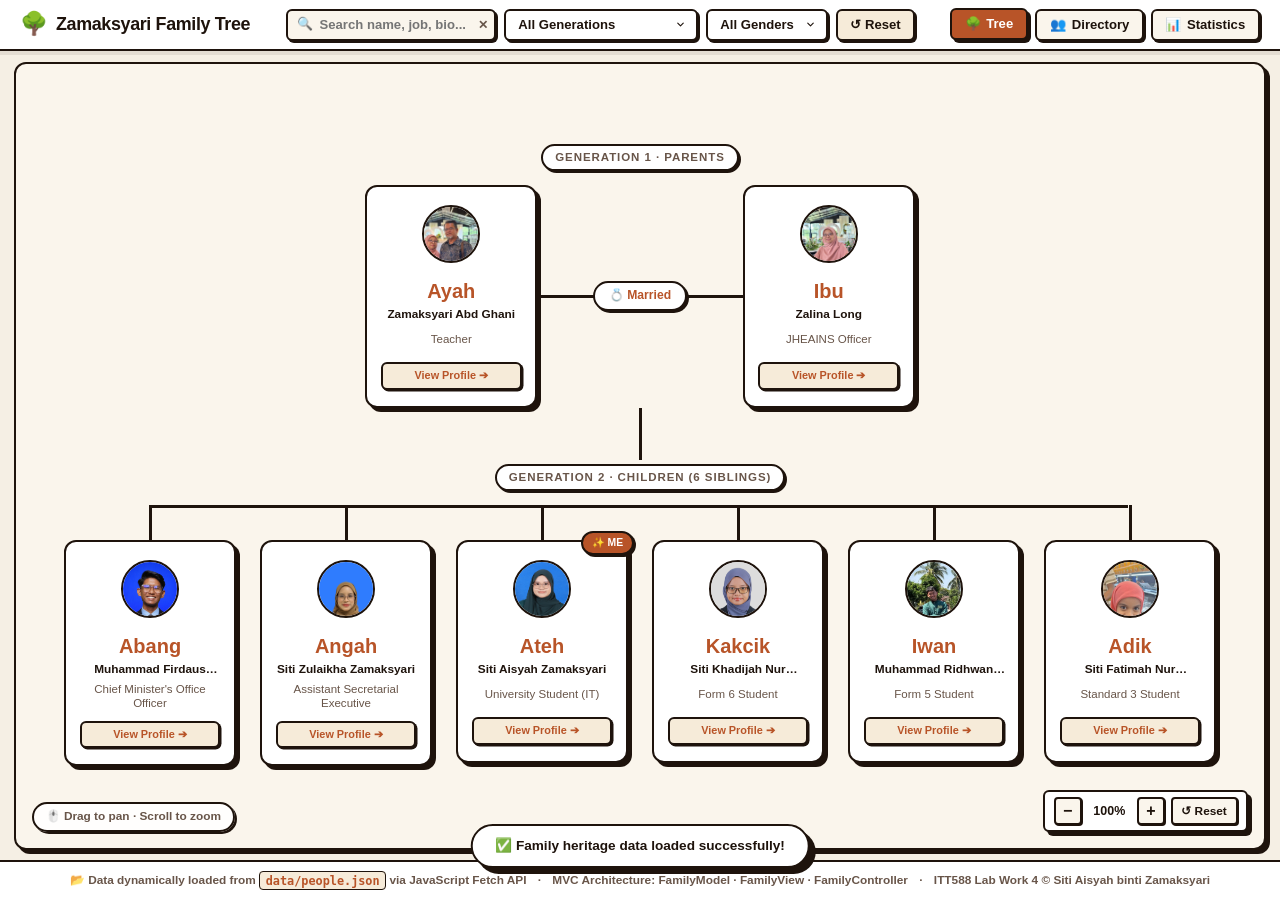
<file: index.html>
<!DOCTYPE html>
<html lang="en">
<head>
  <meta charset="UTF-8" />
  <meta name="viewport" content="width=device-width, initial-scale=1.0" />
  <title>Zamaksyari Family Heritage Tree — ITT588 Lab 4</title>
  <link rel="stylesheet" href="css/style.css" />
</head>
<body>

  <!-- ═══════════════════════════════════════════
       HEADER (Earthy Minimal Neobrutalism Top Bar)
  ═══════════════════════════════════════════ -->
  <header id="app-header">
    <div class="header-left">
      <div class="brand">
        <span class="brand-icon">🌳</span>
        <span class="brand-name">Zamaksyari Family Tree</span>
      </div>
    </div>

    <!-- Dropdown Filters & Search in Top Bar -->
    <div class="header-filters">
      <div class="search-box">
        <span class="search-icon">🔍</span>
        <input id="top-search" type="text" placeholder="Search name, job, bio..." autocomplete="off" />
        <button id="btn-clear-search" class="btn-clear" title="Clear search">✕</button>
      </div>

      <!-- Generation Dropdown Filter -->
      <div class="select-wrapper">
        <select id="top-filter-gen" class="neo-select" title="Filter by generation">
          <option value="all">All Generations</option>
          <option value="0">Generation 1 (Parents)</option>
          <option value="1">Generation 2 (Children)</option>
        </select>
      </div>

      <!-- Gender Dropdown Filter -->
      <div class="select-wrapper">
        <select id="top-filter-gender" class="neo-select" title="Filter by gender">
          <option value="all">All Genders</option>
          <option value="male">♂ Male</option>
          <option value="female">♀ Female</option>
        </select>
      </div>

      <button id="btn-top-reset" class="btn-neo-reset" title="Reset all filters">↺ Reset</button>
    </div>

    <!-- Navigation Tabs -->
    <nav id="main-nav">
      <button class="nav-btn active" data-view="tree" title="View interactive family tree">
        <span>🌳</span> <span class="nav-text">Tree</span>
      </button>
      <button class="nav-btn" data-view="directory" title="View family members directory">
        <span>👥</span> <span class="nav-text">Directory</span>
      </button>
      <button class="nav-btn" data-view="stats" title="View demographic statistics">
        <span>📊</span> <span class="nav-text">Statistics</span>
      </button>
    </nav>
  </header>

  <!-- ═══════════════════════════════════════════
       MAIN CONTENT (No Vertical Page Scroll on Tree)
  ═══════════════════════════════════════════ -->
  <main id="app-main">
    <section id="content-area">

      <!-- View: Tree (Interactive Pan & Zoom Canvas) -->
      <div id="view-tree" class="view active">
        <div id="tree-canvas-viewport" class="tree-canvas-viewport">
          <!-- Canvas containing the tree hierarchy -->
          <div id="tree-canvas" class="tree-canvas">
            <!-- Rendered dynamically by FamilyView -->
          </div>

          <!-- Small Discrete Floating Zoom Controls at Bottom Right -->
          <div class="neo-floating-zoom" title="Scroll mouse wheel to zoom, click & drag to pan">
            <button id="btn-zoom-out" class="btn-zoom-mini" title="Zoom Out">−</button>
            <span id="zoom-level-text" class="zoom-mini-text">100%</span>
            <button id="btn-zoom-in" class="btn-zoom-mini" title="Zoom In">+</button>
            <button id="btn-zoom-reset" class="btn-zoom-mini btn-reset-mini" title="Reset View">↺ Reset</button>
          </div>

          <!-- Discrete drag hint badge -->
          <div class="neo-canvas-hint">
            <span>🖱️ Drag to pan · Scroll to zoom</span>
          </div>
        </div>
      </div>

      <!-- View: Directory & Filter -->
      <div id="view-directory" class="view">
        <div class="view-header-wrap">
          <h1 class="neo-title">👥 Family Members Directory</h1>
          <p class="neo-subtitle">Complete list of family members with biographical details and kinship ties.</p>
        </div>
        <div id="directory-content">
          <!-- Rendered by FamilyView -->
        </div>
      </div>

      <!-- View: Profile -->
      <div id="view-profile" class="view">
        <div id="profile-content">
          <!-- Rendered by FamilyView -->
        </div>
      </div>

      <!-- View: Statistics -->
      <div id="view-stats" class="view">
        <div class="view-header-wrap">
          <h1 class="neo-title">📊 Family Analytics & Statistics</h1>
          <p class="neo-subtitle">Demographic distributions computed dynamically from the heritage JSON dataset.</p>
        </div>
        <div id="stats-content">
          <!-- Rendered by FamilyView -->
        </div>
      </div>

    </section>
  </main>

  <!-- ═══════════════════════════════════════════
       TOAST NOTIFICATION
  ═══════════════════════════════════════════ -->
  <div id="toast"></div>

  <!-- ═══════════════════════════════════════════
       FOOTER
  ═══════════════════════════════════════════ -->
  <footer id="app-footer">
    <span>📂 Data dynamically loaded from <code>data/people.json</code> via JavaScript Fetch API</span>
    <span class="footer-dot">·</span>
    <span>MVC Architecture: <strong>FamilyModel</strong> · <strong>FamilyView</strong> · <strong>FamilyController</strong></span>
    <span class="footer-dot">·</span>
    <span>ITT588 Lab Work 4 © Siti Aisyah binti Zamaksyari</span>
  </footer>

  <!-- ═══════════════════════════════════════════
       SCRIPTS — MVC layers loaded in order
  ═══════════════════════════════════════════ -->
  <script src="js/model/FamilyModel.js"></script>
  <script src="js/view/FamilyView.js"></script>
  <script src="js/controller/FamilyController.js"></script>
  <script>
    // Bootstrap MVC Application
    document.addEventListener('DOMContentLoaded', () => {
      const model      = new FamilyModel();
      const view       = new FamilyView();
      const controller = new FamilyController(model, view);
      controller.init();
    });
  </script>
</body>
</html>
</file>
<file: css/style.css>
/* ============================================================
   ZAMAKSYARI FAMILY TREE — ITT588 Lab Work 4
   Theme: Earthy Minimal + Neobrutalism
   Clean English UI · Malay Nicknames Preserved · No Blood Groups
   Interactive Pan & Zoom Canvas · Full-Width Viewport
   ============================================================ */

:root {
  --clr-bg:            #f5efe4; /* warm linen / oatmeal paper */
  --clr-surface:       #ffffff;
  --clr-surface-alt:   #faf5ec;
  --clr-border:        #1e130c; /* bold dark espresso */
  --clr-shadow:        #1e130c;
  --clr-primary:       #b85428; /* earthy terracotta */
  --clr-primary-hover: #9c431d;
  --clr-accent:        #dfa052; /* warm ochre / honey */
  --clr-accent-soft:   #f6ebd9;
  --clr-text:          #1e130c;
  --clr-muted:         #685549;
  --clr-male:          #244b70; /* earthy muted navy */
  --clr-female:        #852b57; /* earthy deep berry */
  --clr-living:        #25633a; /* forest green */
  --clr-deceased:      #78716c;
  --clr-me:            #b85428;

  --neo-border:        2px solid var(--clr-border);
  --neo-border-thick:  2.5px solid var(--clr-border);
  --neo-shadow-sm:     2px 2px 0px var(--clr-shadow);
  --neo-shadow:        4px 4px 0px var(--clr-shadow);
  --neo-shadow-lg:     6px 6px 0px var(--clr-shadow);

  --radius-sm:         6px;
  --radius-md:         12px;
  --radius-lg:         16px;
  --transition:        0.18s cubic-bezier(0.16, 1, 0.3, 1);
}

*, *::before, *::after {
  box-sizing: border-box;
  margin: 0;
  padding: 0;
}

body {
  font-family: -apple-system, BlinkMacSystemFont, "Segoe UI", Roboto, "Helvetica Neue", Arial, sans-serif;
  background-color: var(--clr-bg);
  color: var(--clr-text);
  height: 100vh;
  display: flex;
  flex-direction: column;
  overflow: hidden;
  line-height: 1.45;
}

/* ============================================================
   HEADER / TOP BAR
   ============================================================ */
#app-header {
  background: var(--clr-surface);
  border-bottom: var(--neo-border-thick);
  padding: 0.55rem 1.25rem;
  display: flex;
  flex-wrap: wrap;
  align-items: center;
  justify-content: space-between;
  gap: 0.65rem;
  z-index: 100;
  box-shadow: 0 4px 0px rgba(30, 19, 12, 0.08);
  flex-shrink: 0;
}

.header-left .brand {
  display: flex;
  align-items: center;
  gap: 0.5rem;
}

.brand-icon {
  font-size: 1.4rem;
  line-height: 1;
}

.brand-name {
  font-size: 1.12rem;
  font-weight: 900;
  letter-spacing: -0.02em;
  color: var(--clr-text);
}

/* Top Bar Filter Controls */
.header-filters {
  display: flex;
  flex-wrap: wrap;
  align-items: center;
  gap: 0.5rem;
}

.search-box {
  position: relative;
  display: flex;
  align-items: center;
}

.search-box .search-icon {
  position: absolute;
  left: 0.65rem;
  font-size: 0.8rem;
  color: var(--clr-muted);
  pointer-events: none;
}

.search-box input {
  padding: 0.4rem 1.6rem 0.4rem 1.95rem;
  border: var(--neo-border);
  border-radius: var(--radius-sm);
  background: var(--clr-surface-alt);
  color: var(--clr-text);
  font-size: 0.82rem;
  font-weight: 600;
  outline: none;
  width: 210px;
  box-shadow: var(--neo-shadow-sm);
  transition: var(--transition);
}

.search-box input:focus {
  background: #ffffff;
  border-color: var(--clr-primary);
  transform: translate(-1px, -1px);
  box-shadow: 3px 3px 0px var(--clr-shadow);
}

.btn-clear {
  position: absolute;
  right: 0.5rem;
  background: none;
  border: none;
  font-size: 0.75rem;
  font-weight: 800;
  color: var(--clr-muted);
  cursor: pointer;
}

/* Dropdown Selects */
.select-wrapper {
  position: relative;
}

.neo-select {
  appearance: none;
  -webkit-appearance: none;
  background-color: var(--clr-surface);
  background-image: url("data:image/svg+xml;charset=UTF-8,%3csvg xmlns='http://www.w3.org/2000/svg' viewBox='0 0 24 24' fill='none' stroke='%231e130c' stroke-width='2.5' stroke-linecap='round' stroke-linejoin='round'%3e%3cpolyline points='6 9 12 15 18 9'%3e%3c/polyline%3e%3c/svg%3e");
  background-repeat: no-repeat;
  background-position: right 0.65rem center;
  background-size: 0.85em;
  padding: 0.4rem 2rem 0.4rem 0.75rem;
  border: var(--neo-border);
  border-radius: var(--radius-sm);
  font-size: 0.82rem;
  font-weight: 700;
  color: var(--clr-text);
  cursor: pointer;
  box-shadow: var(--neo-shadow-sm);
  transition: var(--transition);
  outline: none;
}

.neo-select:hover {
  transform: translate(-1px, -1px);
  box-shadow: 3px 3px 0px var(--clr-shadow);
}

.neo-select:focus {
  border-color: var(--clr-primary);
}

.btn-neo-reset {
  background: var(--clr-accent-soft);
  color: var(--clr-text);
  border: var(--neo-border);
  border-radius: var(--radius-sm);
  padding: 0.4rem 0.75rem;
  font-size: 0.82rem;
  font-weight: 800;
  cursor: pointer;
  box-shadow: var(--neo-shadow-sm);
  transition: var(--transition);
}

.btn-neo-reset:hover {
  background: var(--clr-accent);
  transform: translate(-1px, -1px);
  box-shadow: 3px 3px 0px var(--clr-shadow);
}

.btn-neo-reset:active {
  transform: translate(1px, 1px);
  box-shadow: 1px 1px 0px var(--clr-shadow);
}

/* Nav Tabs */
nav#main-nav {
  display: flex;
  align-items: center;
  gap: 0.4rem;
}

nav#main-nav .nav-btn {
  background: var(--clr-surface-alt);
  color: var(--clr-text);
  border: var(--neo-border);
  padding: 0.4rem 0.8rem;
  border-radius: var(--radius-sm);
  cursor: pointer;
  font-size: 0.82rem;
  font-weight: 800;
  box-shadow: var(--neo-shadow-sm);
  transition: var(--transition);
  display: flex;
  align-items: center;
  gap: 0.35rem;
}

nav#main-nav .nav-btn:hover {
  transform: translate(-1px, -1px);
  box-shadow: 3px 3px 0px var(--clr-shadow);
}

nav#main-nav .nav-btn.active {
  background: var(--clr-primary);
  color: #ffffff;
  transform: translate(-1px, -1px);
  box-shadow: 3px 3px 0px var(--clr-shadow);
}

/* ============================================================
   MAIN LAYOUT (Full Screen, No Vertical Scroll On Tree)
   ============================================================ */
#app-main {
  flex: 1;
  display: flex;
  flex-direction: column;
  overflow: hidden;
  position: relative;
}

#content-area {
  flex: 1;
  width: 100%;
  height: 100%;
  position: relative;
  overflow: hidden;
}

.view {
  display: none;
  width: 100%;
  height: 100%;
}

.view.active {
  display: flex;
  flex-direction: column;
}

/* Scrollable views: Directory, Profile, Stats */
#view-directory.active,
#view-profile.active,
#view-stats.active {
  display: block;
  overflow-y: auto;
  padding: 1.5rem 1.25rem 3.5rem;
}

.view-header-wrap {
  text-align: center;
  margin-bottom: 2rem;
}

.neo-title {
  font-size: 1.85rem;
  font-weight: 900;
  letter-spacing: -0.02em;
  color: var(--clr-text);
}

.neo-subtitle {
  font-size: 0.9rem;
  color: var(--clr-muted);
  font-weight: 500;
  margin-top: 0.25rem;
}

/* ============================================================
   INTERACTIVE PAN & ZOOM CANVAS (Tree View)
   ============================================================ */
#view-tree.active {
  display: flex;
  flex-direction: column;
  padding: 0.65rem 0.85rem;
}

.tree-canvas-viewport {
  flex: 1;
  width: 100%;
  height: 100%;
  position: relative;
  overflow: hidden;
  cursor: grab;
  user-select: none;
  background: var(--clr-surface-alt);
  border: var(--neo-border-thick);
  border-radius: var(--radius-md);
  box-shadow: var(--neo-shadow);
  display: flex;
  align-items: center;
  justify-content: center;
}

.tree-canvas-viewport.is-dragging {
  cursor: grabbing;
}

.tree-canvas {
  position: absolute;
  width: max-content;
  will-change: transform;
  display: flex;
  align-items: center;
  justify-content: center;
  padding: 2rem;
}

/* Floating Zoom Widget (Discrete at bottom right) */
.neo-floating-zoom {
  position: absolute;
  bottom: 1rem;
  right: 1rem;
  z-index: 50;
  display: flex;
  align-items: center;
  gap: 0.35rem;
  background: var(--clr-surface);
  border: var(--neo-border);
  border-radius: var(--radius-sm);
  padding: 0.3rem 0.55rem;
  box-shadow: var(--neo-shadow);
}

.btn-zoom-mini {
  background: var(--clr-surface-alt);
  color: var(--clr-text);
  border: var(--neo-border);
  border-radius: 4px;
  width: 28px;
  height: 28px;
  font-size: 1rem;
  font-weight: 900;
  display: flex;
  align-items: center;
  justify-content: center;
  cursor: pointer;
  box-shadow: 1px 1px 0px var(--clr-shadow);
  transition: var(--transition);
}

.btn-zoom-mini:hover {
  background: var(--clr-accent-soft);
  transform: translate(-1px, -1px);
  box-shadow: 2px 2px 0px var(--clr-shadow);
}

.btn-zoom-mini:active {
  transform: translate(1px, 1px);
  box-shadow: none;
}

.btn-reset-mini {
  width: auto;
  padding: 0 0.55rem;
  font-size: 0.74rem;
}

.zoom-mini-text {
  font-size: 0.78rem;
  font-weight: 800;
  min-width: 44px;
  text-align: center;
}

/* Floating Canvas Hint (Discrete at bottom left) */
.neo-canvas-hint {
  position: absolute;
  bottom: 1rem;
  left: 1rem;
  z-index: 50;
  font-size: 0.74rem;
  font-weight: 700;
  color: var(--clr-muted);
  background: rgba(255, 255, 255, 0.92);
  border: var(--neo-border);
  border-radius: 99px;
  padding: 0.25rem 0.75rem;
  box-shadow: var(--neo-shadow-sm);
  pointer-events: none;
}

/* ============================================================
   TREE LAYOUT
   ============================================================ */
.tree-root-layout {
  display: flex;
  flex-direction: column;
  align-items: center;
}

.tree-gen-tag {
  font-size: 0.72rem;
  font-weight: 900;
  text-transform: uppercase;
  letter-spacing: 0.08em;
  background: var(--clr-surface);
  border: var(--neo-border);
  padding: 0.2rem 0.75rem;
  border-radius: 99px;
  box-shadow: var(--neo-shadow-sm);
  margin-bottom: 0.85rem;
  color: var(--clr-muted);
}

/* Parents Level */
.tree-parents-row {
  display: flex;
  align-items: center;
  justify-content: center;
  gap: 3.5rem;
  position: relative;
}

.tree-marriage-connector {
  position: relative;
  display: flex;
  align-items: center;
  justify-content: center;
}

.marriage-h-line {
  position: absolute;
  height: 3px;
  background: var(--clr-border);
  left: -3.5rem;
  right: -3.5rem;
  z-index: 1;
}

.neo-marriage-pill {
  position: relative;
  z-index: 2;
  background: #ffffff;
  border: var(--neo-border);
  color: var(--clr-primary);
  font-size: 0.76rem;
  font-weight: 900;
  padding: 0.25rem 0.85rem;
  border-radius: 99px;
  box-shadow: var(--neo-shadow-sm);
  white-space: nowrap;
}

/* Vertical trunk line connecting Gen 1 to Gen 2 */
.tree-vertical-trunk {
  width: 3px;
  height: 52px;
  background: var(--clr-border);
  margin: 0 auto;
}

/* Children Level (ONE SINGLE HORIZONTAL ROW) */
.tree-children-wrapper {
  display: flex;
  flex-direction: column;
  align-items: center;
  position: relative;
}

.tree-branch-bar {
  position: absolute;
  top: 0;
  left: 88px;
  right: 88px;
  height: 3px;
  background: var(--clr-border);
  z-index: 1;
}

.tree-children-single-row {
  display: flex;
  align-items: flex-start;
  justify-content: center;
  gap: 1.5rem;
  flex-wrap: nowrap;
  position: relative;
  padding-top: 2.2rem;
}

.child-node-item {
  position: relative;
  display: flex;
  flex-direction: column;
  align-items: center;
}

.child-drop-line {
  position: absolute;
  top: -2.2rem;
  width: 3px;
  height: 2.2rem;
  background: var(--clr-border);
  z-index: 2;
}

/* ============================================================
   PERSON CARD (Tree)
   ============================================================ */
.neo-person-card {
  width: 172px;
  background: var(--clr-surface);
  border: var(--neo-border-thick);
  border-radius: var(--radius-md);
  padding: 1.15rem 0.85rem 1rem;
  display: flex;
  flex-direction: column;
  align-items: center;
  text-align: center;
  cursor: pointer;
  position: relative;
  box-shadow: var(--neo-shadow);
  transition: var(--transition);
}

.neo-person-card:hover {
  transform: translate(-3px, -3px);
  box-shadow: var(--neo-shadow-lg);
  border-color: var(--clr-primary);
}

.neo-person-card.selected {
  border-color: var(--clr-primary);
  background: #fffcf8;
  outline: 3px solid var(--clr-accent);
}

.neo-person-card.card-dimmed {
  opacity: 0.3;
  filter: grayscale(70%);
  transform: scale(0.97);
}

.neo-person-card.card-highlighted {
  border-color: var(--clr-primary);
  box-shadow: 6px 6px 0px var(--clr-primary);
  transform: translate(-2px, -2px);
}

.neo-me-badge {
  position: absolute;
  top: -11px;
  right: -8px;
  background: var(--clr-me);
  color: #ffffff;
  border: var(--neo-border);
  font-size: 0.65rem;
  font-weight: 900;
  text-transform: uppercase;
  padding: 0.15rem 0.55rem;
  border-radius: 99px;
  box-shadow: 2px 2px 0px var(--clr-shadow);
  z-index: 10;
}

.neo-deceased-badge {
  position: absolute;
  top: -10px;
  left: -6px;
  background: var(--clr-deceased);
  color: #ffffff;
  border: var(--neo-border);
  font-size: 0.62rem;
  font-weight: 900;
  padding: 0.15rem 0.45rem;
  border-radius: 99px;
  box-shadow: 2px 2px 0px var(--clr-shadow);
}

.card-avatar-wrap {
  margin-bottom: 0.65rem;
}

.neo-avatar {
  border: var(--neo-border);
  box-shadow: var(--neo-shadow-sm);
}

.avatar-male   { background: var(--clr-male); }
.avatar-female { background: var(--clr-female); }

.card-nickname-text {
  font-size: 1.25rem;
  font-weight: 900;
  color: var(--clr-primary);
  line-height: 1.15;
}

.card-fullname-text {
  font-size: 0.74rem;
  font-weight: 700;
  color: var(--clr-text);
  margin-top: 0.25rem;
  display: -webkit-box;
  -webkit-line-clamp: 1;
  -webkit-box-orient: vertical;
  overflow: hidden;
  line-height: 1.2;
}

.card-profession-text {
  font-size: 0.72rem;
  font-weight: 500;
  color: var(--clr-muted);
  margin-top: 0.35rem;
  min-height: 2.2em;
  display: flex;
  align-items: center;
  justify-content: center;
  line-height: 1.25;
}

.card-action-btn {
  font-size: 0.68rem;
  font-weight: 800;
  color: var(--clr-primary);
  background: var(--clr-accent-soft);
  border: var(--neo-border);
  padding: 0.25rem 0.55rem;
  border-radius: var(--radius-sm);
  margin-top: 0.65rem;
  width: 100%;
  box-shadow: 1.5px 1.5px 0px var(--clr-shadow);
  transition: var(--transition);
}

.neo-person-card:hover .card-action-btn {
  background: var(--clr-primary);
  color: #ffffff;
}

/* ============================================================
   DIRECTORY VIEW (Grid)
   ============================================================ */
.neo-directory-grid {
  display: grid;
  grid-template-columns: repeat(auto-fill, minmax(290px, 1fr));
  gap: 1.5rem;
  max-width: 1200px;
  margin: 0 auto;
}

.neo-directory-card {
  background: var(--clr-surface);
  border: var(--neo-border-thick);
  border-radius: var(--radius-md);
  padding: 1.25rem;
  box-shadow: var(--neo-shadow);
  cursor: pointer;
  transition: var(--transition);
  display: flex;
  flex-direction: column;
}

.neo-directory-card:hover {
  transform: translate(-3px, -3px);
  box-shadow: var(--neo-shadow-lg);
  border-color: var(--clr-primary);
}

.dir-header-flex {
  display: flex;
  align-items: center;
  gap: 1rem;
}

.dir-header-info {
  flex: 1;
  min-width: 0;
}

.dir-nickname-row {
  display: flex;
  align-items: center;
  gap: 0.4rem;
}

.dir-nickname-text {
  font-size: 1.2rem;
  font-weight: 900;
  color: var(--clr-primary);
}

.neo-me-badge-sm {
  font-size: 0.65rem;
  font-weight: 900;
  background: var(--clr-me);
  color: #ffffff;
  border: 1.5px solid var(--clr-border);
  padding: 0.05rem 0.45rem;
  border-radius: 99px;
}

.dir-fullname-text {
  font-size: 0.82rem;
  font-weight: 700;
  color: var(--clr-text);
  white-space: nowrap;
  overflow: hidden;
  text-overflow: ellipsis;
  margin-top: 0.15rem;
}

.dir-job-text {
  font-size: 0.74rem;
  color: var(--clr-muted);
  font-weight: 600;
  white-space: nowrap;
  overflow: hidden;
  text-overflow: ellipsis;
}

.dir-pills-row {
  display: flex;
  flex-wrap: wrap;
  gap: 0.4rem;
  margin-top: 0.85rem;
}

.neo-meta-pill {
  font-size: 0.72rem;
  font-weight: 700;
  background: var(--clr-surface-alt);
  border: var(--neo-border);
  padding: 0.15rem 0.5rem;
  border-radius: var(--radius-sm);
  box-shadow: 1.5px 1.5px 0px var(--clr-shadow);
}

.status-pill {
  color: var(--clr-living);
  background: #eef7f0;
}

.dir-bio-quote {
  font-size: 0.78rem;
  font-style: italic;
  color: var(--clr-muted);
  margin-top: 0.85rem;
  line-height: 1.4;
  display: -webkit-box;
  -webkit-line-clamp: 2;
  -webkit-box-orient: vertical;
  overflow: hidden;
  flex: 1;
}

.dir-footer-action {
  margin-top: 1.1rem;
  padding-top: 0.75rem;
  border-top: 1.5px dashed var(--clr-border);
  display: flex;
  align-items: center;
  justify-content: space-between;
  font-size: 0.78rem;
  font-weight: 800;
  color: var(--clr-primary);
}

.neo-arrow {
  transition: transform 0.18s ease;
}

.neo-directory-card:hover .neo-arrow {
  transform: translateX(4px);
}

/* ============================================================
   PROFILE VIEW (Fixed Sizing & Clean Spacing — No Collisions)
   ============================================================ */
.profile-layout-container {
  max-width: 820px;
  margin: 0 auto;
}

.neo-profile-box {
  background: var(--clr-surface);
  border: var(--neo-border-thick);
  border-radius: var(--radius-lg);
  overflow: hidden;
  box-shadow: var(--neo-shadow-lg);
}

.neo-profile-banner {
  height: 64px;
  background: var(--clr-accent-soft);
  border-bottom: var(--neo-border-thick);
  padding: 0.75rem 1.5rem;
  display: flex;
  align-items: center;
  justify-content: space-between;
}

.neo-btn-back {
  background: var(--clr-surface);
  color: var(--clr-text);
  border: var(--neo-border);
  padding: 0.4rem 0.9rem;
  border-radius: var(--radius-sm);
  font-size: 0.82rem;
  font-weight: 900;
  cursor: pointer;
  box-shadow: var(--neo-shadow-sm);
  transition: var(--transition);
}

.neo-btn-back:hover {
  background: var(--clr-primary);
  color: #ffffff;
  transform: translate(-1px, -1px);
  box-shadow: 3px 3px 0px var(--clr-shadow);
}

.banner-right-status {
  font-size: 0.8rem;
  font-weight: 800;
  color: var(--clr-living);
  background: #ffffff;
  border: var(--neo-border);
  padding: 0.2rem 0.65rem;
  border-radius: 99px;
  box-shadow: var(--neo-shadow-sm);
}

.profile-body-content {
  padding: 1.75rem 2rem 2.25rem;
}

/* Header row: Avatar & Identity side-by-side with clean spacing */
.profile-header-card {
  display: flex;
  align-items: center;
  gap: 1.5rem;
  margin-bottom: 2rem;
  border-bottom: 2px dashed var(--clr-border);
  padding-bottom: 1.5rem;
}

.profile-avatar-wrapper {
  flex-shrink: 0;
}

.profile-avatar-wrapper .neo-avatar-img,
.profile-avatar-wrapper .neo-avatar {
  border: var(--neo-border-thick) !important;
  box-shadow: var(--neo-shadow);
}

.profile-identity-details {
  flex: 1;
  min-width: 0;
}

.profile-nickname-badge {
  display: inline-block;
  background: var(--clr-accent-soft);
  border: var(--neo-border);
  border-radius: 99px;
  padding: 0.25rem 0.85rem;
  font-size: 0.82rem;
  font-weight: 800;
  box-shadow: var(--neo-shadow-sm);
  color: var(--clr-text);
  margin-bottom: 0.4rem;
}

.profile-hero-name {
  font-size: 1.95rem;
  font-weight: 900;
  letter-spacing: -0.02em;
  color: var(--clr-text);
  line-height: 1.2;
}

.profile-hero-meta {
  font-size: 0.86rem;
  font-weight: 600;
  color: var(--clr-muted);
  margin-top: 0.35rem;
  display: flex;
  flex-wrap: wrap;
  align-items: center;
  gap: 0.5rem;
}

.living-badge {
  color: var(--clr-living);
  font-weight: 800;
}

.profile-columns-grid {
  display: grid;
  grid-template-columns: 1fr 1fr;
  gap: 1.5rem;
  margin-top: 1.5rem;
}

@media (max-width: 720px) {
  .profile-columns-grid {
    grid-template-columns: 1fr;
  }
  .profile-header-card {
    flex-direction: column;
    align-items: flex-start;
    gap: 1rem;
  }
}

.neo-column-card {
  background: var(--clr-surface-alt);
  border: var(--neo-border);
  border-radius: var(--radius-md);
  padding: 1.25rem;
  box-shadow: var(--neo-shadow-sm);
}

.column-card-title {
  font-size: 0.8rem;
  font-weight: 900;
  text-transform: uppercase;
  letter-spacing: 0.08em;
  color: var(--clr-primary);
  margin-bottom: 1rem;
  border-bottom: 2px solid var(--clr-border);
  padding-bottom: 0.35rem;
}

.detail-row {
  display: flex;
  justify-content: space-between;
  padding: 0.5rem 0;
  border-bottom: 1px dashed var(--clr-border);
  font-size: 0.85rem;
}

.detail-row:last-child {
  border-bottom: none;
}

.detail-row span:first-child {
  color: var(--clr-muted);
  font-weight: 600;
}

.kinship-group {
  margin-bottom: 0.85rem;
}

.kinship-group:last-child {
  margin-bottom: 0;
}

.kinship-group label {
  display: block;
  font-size: 0.72rem;
  font-weight: 800;
  text-transform: uppercase;
  color: var(--clr-muted);
  margin-bottom: 0.25rem;
}

.kinship-btns-wrap {
  display: flex;
  flex-wrap: wrap;
  gap: 0.4rem;
}

.rel-none-text {
  font-size: 0.78rem;
  font-style: italic;
  color: var(--clr-muted);
}

.neo-rel-btn {
  background: var(--clr-surface);
  border: var(--neo-border);
  border-radius: var(--radius-sm);
  padding: 0.35rem 0.65rem;
  font-size: 0.78rem;
  font-weight: 700;
  color: var(--clr-text);
  cursor: pointer;
  box-shadow: 2px 2px 0px var(--clr-shadow);
  transition: var(--transition);
  display: inline-flex;
  align-items: center;
  gap: 0.3rem;
}

.neo-rel-btn:hover {
  background: var(--clr-accent-soft);
  transform: translate(-1px, -1px);
  box-shadow: 3px 3px 0px var(--clr-shadow);
  border-color: var(--clr-primary);
}

.rel-nickname {
  color: var(--clr-primary);
}

.rel-fullname {
  font-size: 0.7rem;
  color: var(--clr-muted);
}

.rel-status {
  color: var(--clr-living);
  font-size: 0.7rem;
  font-weight: 800;
}

.neo-bio-callout {
  margin-top: 1.5rem;
  background: #fdf5ea;
  border: var(--neo-border);
  border-radius: var(--radius-md);
  padding: 1.25rem;
  box-shadow: var(--neo-shadow-sm);
}

.bio-callout-title {
  font-size: 0.8rem;
  font-weight: 900;
  text-transform: uppercase;
  letter-spacing: 0.08em;
  color: var(--clr-primary);
  margin-bottom: 0.35rem;
}

.bio-callout-text {
  font-size: 0.94rem;
  font-style: italic;
  color: var(--clr-text);
  line-height: 1.5;
}

.profile-bottom-nav {
  margin-top: 2rem;
}

.neo-btn-back-main {
  background: var(--clr-primary);
  color: #ffffff;
  border: var(--neo-border);
  padding: 0.65rem 1.4rem;
  border-radius: var(--radius-sm);
  font-size: 0.88rem;
  font-weight: 900;
  cursor: pointer;
  box-shadow: var(--neo-shadow);
  transition: var(--transition);
}

.neo-btn-back-main:hover {
  background: var(--clr-primary-hover);
  transform: translate(-2px, -2px);
  box-shadow: var(--neo-shadow-lg);
}

.neo-btn-back-main:active {
  transform: translate(2px, 2px);
  box-shadow: 1px 1px 0px var(--clr-shadow);
}

/* ============================================================
   STATISTICS VIEW
   ============================================================ */
.stats-root-container {
  max-width: 1040px;
  margin: 0 auto;
}

.neo-metric-grid {
  display: grid;
  grid-template-columns: repeat(auto-fill, minmax(140px, 1fr));
  gap: 1.15rem;
  margin-bottom: 2rem;
}

.neo-metric-card {
  background: var(--clr-surface);
  border: var(--neo-border-thick);
  border-radius: var(--radius-md);
  padding: 1.25rem 0.85rem;
  text-align: center;
  box-shadow: var(--neo-shadow);
  transition: var(--transition);
}

.neo-metric-card:hover {
  transform: translate(-2px, -2px);
  box-shadow: var(--neo-shadow-lg);
}

.metric-icon {
  font-size: 1.8rem;
}

.metric-number {
  font-size: 2.1rem;
  font-weight: 900;
  color: var(--clr-primary);
  margin-top: 0.25rem;
}

.metric-label {
  font-size: 0.72rem;
  font-weight: 800;
  text-transform: uppercase;
  letter-spacing: 0.06em;
  color: var(--clr-muted);
  margin-top: 0.15rem;
}

.neo-charts-grid {
  display: grid;
  grid-template-columns: 1fr 1fr;
  gap: 1.5rem;
}

@media (max-width: 768px) {
  .neo-charts-grid {
    grid-template-columns: 1fr;
  }
}

.neo-chart-card {
  background: var(--clr-surface);
  border: var(--neo-border-thick);
  border-radius: var(--radius-md);
  padding: 1.5rem;
  box-shadow: var(--neo-shadow);
}

.chart-header-title {
  font-size: 1.05rem;
  font-weight: 900;
  color: var(--clr-text);
  margin-bottom: 1.25rem;
  border-bottom: 2px solid var(--clr-border);
  padding-bottom: 0.4rem;
}

.chart-bars-container {
  display: flex;
  flex-direction: column;
  gap: 0.9rem;
}

.neo-bar-row {
  display: flex;
  align-items: center;
  gap: 0.75rem;
  font-size: 0.82rem;
  font-weight: 700;
}

.neo-bar-title {
  width: 170px;
  flex-shrink: 0;
  white-space: nowrap;
  overflow: hidden;
  text-overflow: ellipsis;
  color: var(--clr-muted);
}

.neo-bar-track {
  flex: 1;
  height: 14px;
  background: var(--clr-surface-alt);
  border: var(--neo-border);
  border-radius: 99px;
  overflow: hidden;
  box-shadow: 1px 1px 0px var(--clr-shadow);
}

.neo-bar-fill {
  height: 100%;
  background: var(--clr-primary);
  border-radius: 99px;
  transition: width 0.6s ease;
}

.fill-accent {
  background: var(--clr-accent);
}

.neo-bar-digit {
  width: 24px;
  text-align: right;
  font-weight: 900;
  color: var(--clr-text);
}

/* ============================================================
   TOAST NOTIFICATION
   ============================================================ */
#toast {
  position: fixed;
  bottom: 2rem;
  left: 50%;
  transform: translateX(-50%) translateY(40px);
  background: #ffffff;
  color: var(--clr-text);
  border: var(--neo-border-thick);
  box-shadow: var(--neo-shadow-lg);
  padding: 0.65rem 1.4rem;
  border-radius: 99px;
  font-size: 0.85rem;
  font-weight: 800;
  opacity: 0;
  pointer-events: none;
  transition: all 0.22s cubic-bezier(0.16, 1, 0.3, 1);
  z-index: 1000;
}

#toast.visible {
  opacity: 1;
  transform: translateX(-50%) translateY(0);
}

/* ============================================================
   FOOTER
   ============================================================ */
#app-footer {
  background: var(--clr-surface);
  border-top: var(--neo-border-thick);
  padding: 0.65rem 1.25rem;
  font-size: 0.74rem;
  font-weight: 600;
  color: var(--clr-muted);
  text-align: center;
  flex-shrink: 0;
}

#app-footer code {
  background: var(--clr-accent-soft);
  color: var(--clr-primary);
  border: 1px solid var(--clr-border);
  padding: 0.1rem 0.35rem;
  border-radius: 4px;
  font-family: monospace;
}

.footer-dot {
  margin: 0 0.5rem;
}

.empty-state {
  text-align: center;
  padding: 3rem 1rem;
  color: var(--clr-muted);
}

.empty-icon {
  font-size: 2.5rem;
  margin-bottom: 0.5rem;
}

@media (max-width: 900px) {
  #app-header {
    flex-direction: column;
    align-items: stretch;
    padding: 0.65rem 1rem;
  }
  .header-filters {
    justify-content: flex-start;
  }
  .search-box input {
    width: 160px;
  }
}
</file>
